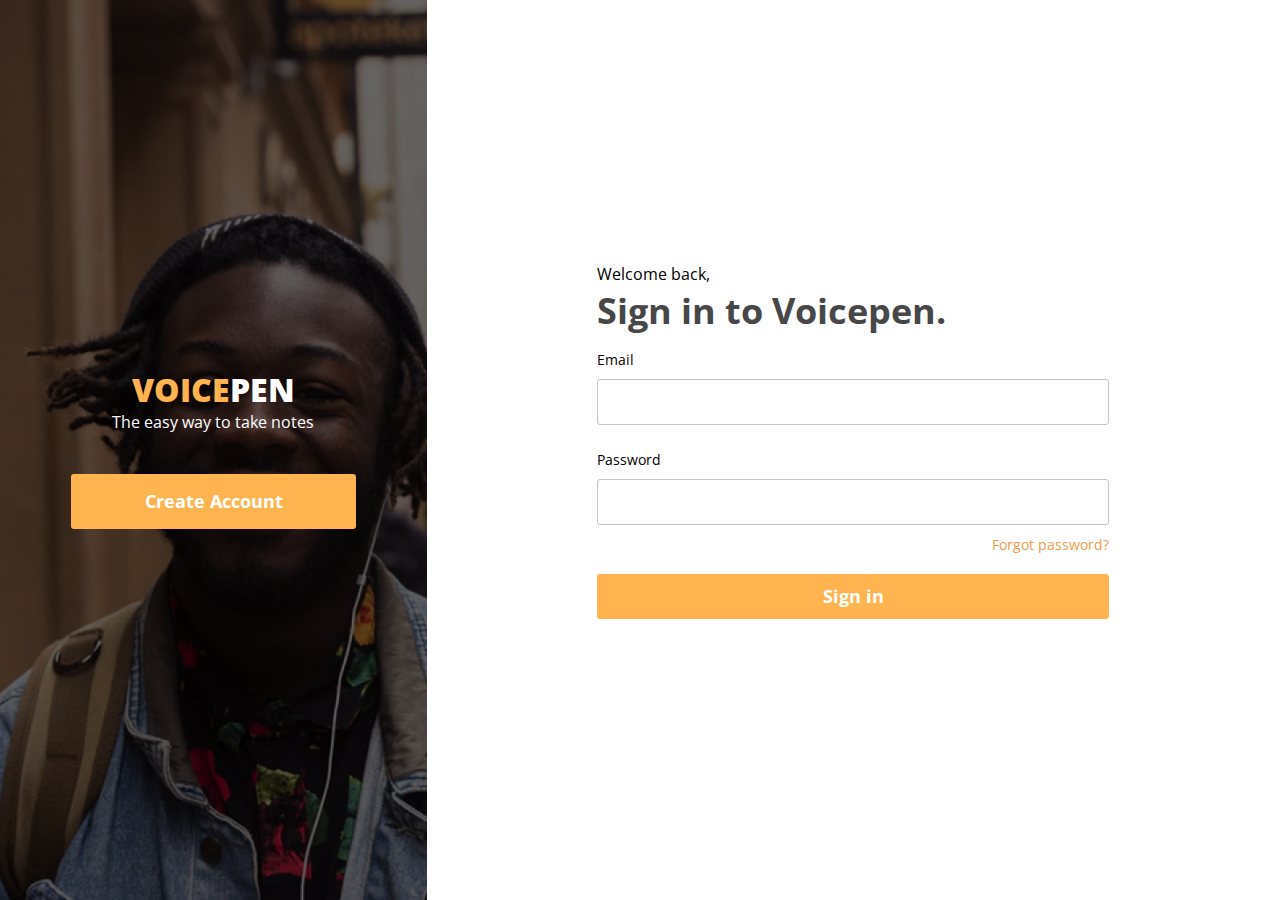
<file: signin.html>
<!DOCTYPE html5>
<html>
    <head>
        <meta charset="UTF-8" />
        <meta name="viewport" content="width=device-width, initial-scale=1.0" />
        <meta http-equiv="X-UA-Compatible" content="ie-edge" />
        <link href="https://fonts.googleapis.com/css?family=Open+Sans&display=swap" rel="stylesheet">
        <link rel="stylesheet" href="https://stackpath.bootstrapcdn.com/bootstrap/4.3.1/css/bootstrap.min.css" integrity="sha384-ggOyR0iXCbMQv3Xipma34MD+dH/1fQ784/j6cY/iJTQUOhcWr7x9JvoRxT2MZw1T" crossorigin="anonymous">
        <link rel="stylesheet" href="https://cdnjs.cloudflare.com/ajax/libs/font-awesome/5.11.2/css/all.min.css" integrity="sha256-+N4/V/SbAFiW1MPBCXnfnP9QSN3+Keu+NlB+0ev/YKQ=" crossorigin="anonymous" />
        <link rel="stylesheet" href="styles/signup.css" />
    </head>
    <body>
        <header>
            <div>
                <h2 class="head-logo">VOICE<span>PEN</span></h2>
                <p>The easy way to take notes</p>
                <a class="header-btn" href="signup.html">Create Account</a>
            </div>
        </header>

        <form>
            <p class="create">Welcome back,</p>
            <h3>Sign in to Voicepen.</h3>

            <label>Email</label>
            <input type="email" required />

            <label>Password</label>
            <input type="password" required />

            <a class="forget" href="#">Forgot password?</a>

            <input type="button" value="Sign in" />

        </form>
    </body>
</html>
</file>
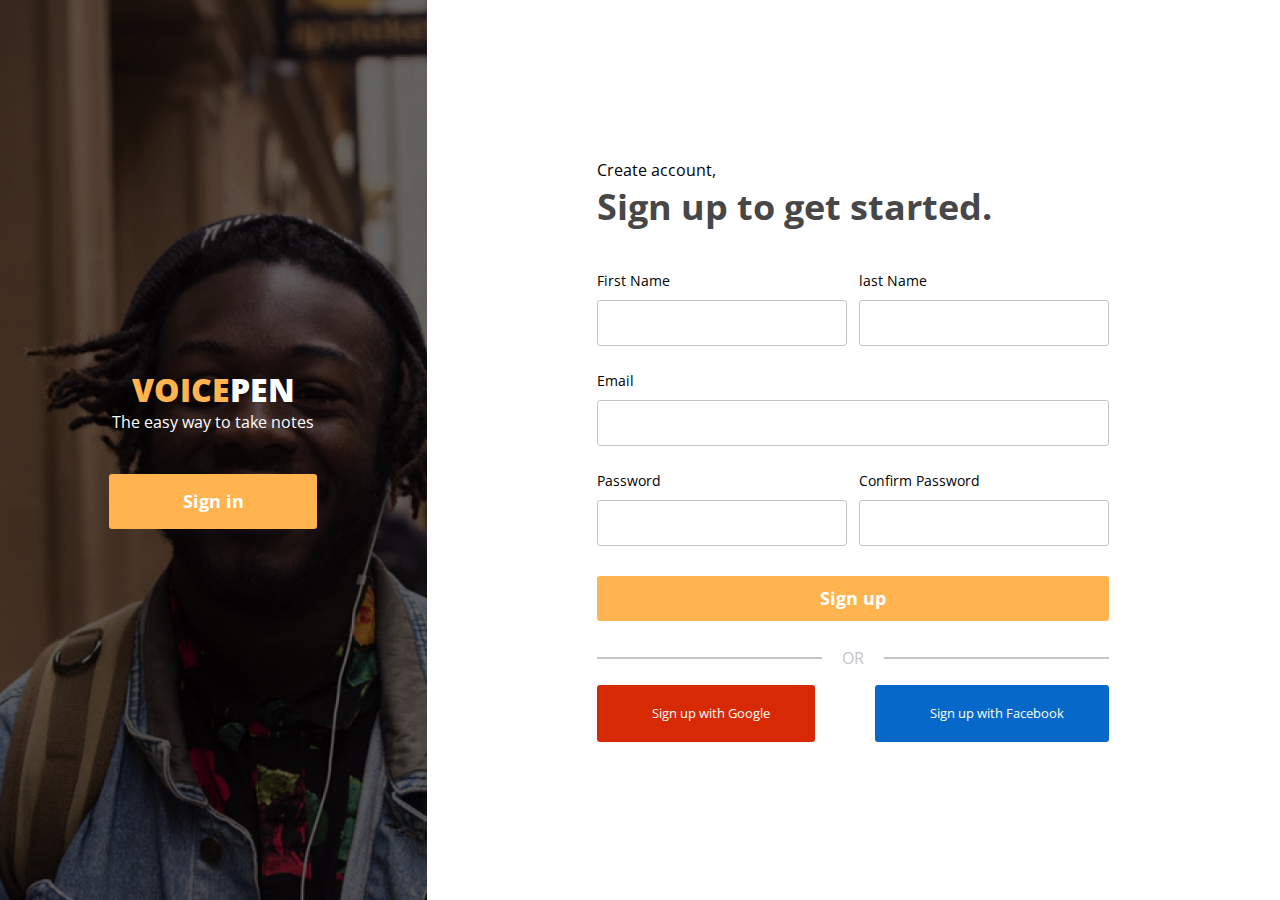
<file: signup.html>
<!DOCTYPE html5>
<html>
    <head>
        <meta charset="UTF-8" />
        <meta name="viewport" content="width=device-width, initial-scale=1.0" />
        <meta http-equiv="X-UA-Compatible" content="ie-edge" />
        <link href="https://fonts.googleapis.com/css?family=Open+Sans&display=swap" rel="stylesheet">
        <link rel="stylesheet" href="https://stackpath.bootstrapcdn.com/bootstrap/4.3.1/css/bootstrap.min.css" integrity="sha384-ggOyR0iXCbMQv3Xipma34MD+dH/1fQ784/j6cY/iJTQUOhcWr7x9JvoRxT2MZw1T" crossorigin="anonymous">
        <link rel="stylesheet" href="https://cdnjs.cloudflare.com/ajax/libs/font-awesome/5.11.2/css/all.min.css" integrity="sha256-+N4/V/SbAFiW1MPBCXnfnP9QSN3+Keu+NlB+0ev/YKQ=" crossorigin="anonymous" />
        <link rel="stylesheet" href="styles/signup.css" />
    </head>
    <body>
        <header>
            <div>
                <h2 class="head-logo">VOICE<span>PEN</span></h2>
                <p>The easy way to take notes</p>
                <a class="header-btn" href="signin.html">Sign in</a>
            </div>
        </header>

        <form>
            <p class="create">Create account,</p>
            <h3>Sign up to get started.</h3>

            <div class="top-row">
                <div>
                    <label>First Name</label>
                    <input type="text" required />
                </div>
                <div>
                    <label>last Name</label>
                    <input type="text" required />
                </div>
            </div>

            <label>Email</label>
            <input type="email" required />

            <div class="last-row">
                <div>
                    <label>Password</label>
                    <input type="password" required />
                </div>
                <div>
                    <label>Confirm Password</label>
                    <input type="password" required />
                </div>
            </div>

            <input type="button" value="Sign up" />

            <div class="or">
                <hr class="bar">
                <span>OR</span>
                <hr class="bar">
            </div>

            <div class="socials">
                <a href="#"><i class="fab fa-google"></i>Sign up with Google</a>
                <a  href="#"><i class="fab fa-facebook-f"></i>Sign up with Facebook</a>
            </div>
        </form>
    </body>
</html>
</file>
<file: styles/signup.css>
* {
  -webkit-box-sizing: border-box;
          box-sizing: border-box;
}

body {
  margin: 0px;
  padding: 0px;
  font-family: 'Open Sans', sans-serif;
  background: radial-gradient(50% 50% at 50% 50%, rgba(0, 74, 128, 0.85) 0%, #00538F 100%);
  color: white;
}

header,
form {
  width: 90%;
  margin: auto;
}

header {
  padding-top: 15px;
  text-align: center;
  margin-bottom: 40px;
}

header .head-logo {
  margin: 0px;
  color: #FFB44F;
  font-weight: 800;
}

header .head-logo span {
  color: white;
}

header .header-btn {
  display: none;
}

form .create,
form h3 {
  margin: 0px;
}

form .top-row {
  margin-top: 25px;
}

label {
  font-size: 14px;
  line-height: 19px;
  margin-top: 15px;
  margin-bottom: 10px;
}

input {
  width: 100%;
  margin-bottom: 10px;
  border: 1px solid #C4C4C4;
  border-radius: 3px;
  padding: 10px 5px;
  outline: none;
}

input[type='button'] {
  background: #FFB44F;
  color: white;
  font-weight: bold;
  font-size: 18px;
  line-height: 25px;
  border: none;
  margin-top: 20px;
  margin-bottom: 20px;
}

.or {
  display: -webkit-box;
  display: -ms-flexbox;
  display: flex;
  -webkit-box-align: center;
      -ms-flex-align: center;
          align-items: center;
  margin-bottom: 10px;
}

.or span {
  margin: 0px 20px;
}

.bar {
  -webkit-box-flex: 1;
      -ms-flex: auto;
          flex: auto;
  border: none;
  height: 2px;
  background: white;
}

.socials {
  display: -webkit-box;
  display: -ms-flexbox;
  display: flex;
  -webkit-box-pack: justify;
      -ms-flex-pack: justify;
          justify-content: space-between;
  font-size: 13px;
}

.socials a {
  padding: 10px 18px;
  color: white;
  background: #D72A04;
  border-radius: 3px;
  text-decoration: none;
}

.socials a:last-child {
  background: #0669C9;
}

.socials i {
  margin-right: 10px;
}

.forget {
  display: block;
  font-size: 14px;
  line-height: 19px;
  color: #F2994A;
  text-align: right;
  text-decoration: none !important;
}

.forget:hover {
  color: #F2994A;
}

@media (min-width: 800px) {
  body {
    background: white;
    color: black;
    margin: 0px;
    padding: 0px;
    display: -ms-grid;
    display: grid;
    -ms-grid-columns: 1fr 2fr;
        grid-template-columns: 1fr 2fr;
    grid-auto-rows: minmax(100vh, 100vh);
  }
  body header,
  body form {
    width: 100%;
  }
  body header {
    padding: 0px;
    margin: 0px;
    display: -webkit-box;
    display: -ms-flexbox;
    display: flex;
    -webkit-box-pack: center;
        -ms-flex-pack: center;
            justify-content: center;
    -webkit-box-align: center;
        -ms-flex-align: center;
            align-items: center;
    text-align: center;
    background-image: url("../img/Mask Group.png");
    height: 100vh;
    background-position: 50%;
    background-size: cover;
  }
  body header .header-btn {
    display: inline-block;
    text-decoration: none;
    font-weight: bold;
    font-size: 18px;
    line-height: 25px;
    color: #FFFFFF;
    background: #FFB44F;
    border-radius: 3px;
    padding: 15px 73px 15px 74px;
    margin-top: 24px;
  }
  body header p {
    color: white;
  }
  body form {
    width: 60%;
    margin: auto;
  }
  body form h3 {
    font-weight: bold;
    font-size: 36px;
    line-height: 49px;
    color: #474747;
  }
  body form .top-row,
  body form .last-row {
    display: -ms-grid;
    display: grid;
    -ms-grid-columns: (1fr)[2];
        grid-template-columns: repeat(2, 1fr);
    grid-column-gap: 12px;
  }
  body form input {
    border: 1px solid #C4C4C4;
  }
  body .or {
    color: #C4C4C4;
  }
  body .bar {
    background: #C4C4C4;
  }
  body .socials a {
    padding: 19px 45px;
  }
  body .socials i {
    margin-right: 10px;
  }
}

@media (min-width: 800px) and (max-width: 1200px) {
  form {
    width: 70% !important;
  }
}

@media (min-width: 800px) and (max-width: 890px) {
  .socials a {
    padding: 10px 17px !important;
  }
}

@media (min-width: 890px) and (max-width: 1040px) {
  .socials a {
    padding: 13px 27px !important;
  }
}
/*# sourceMappingURL=signup.css.map */
</file>
